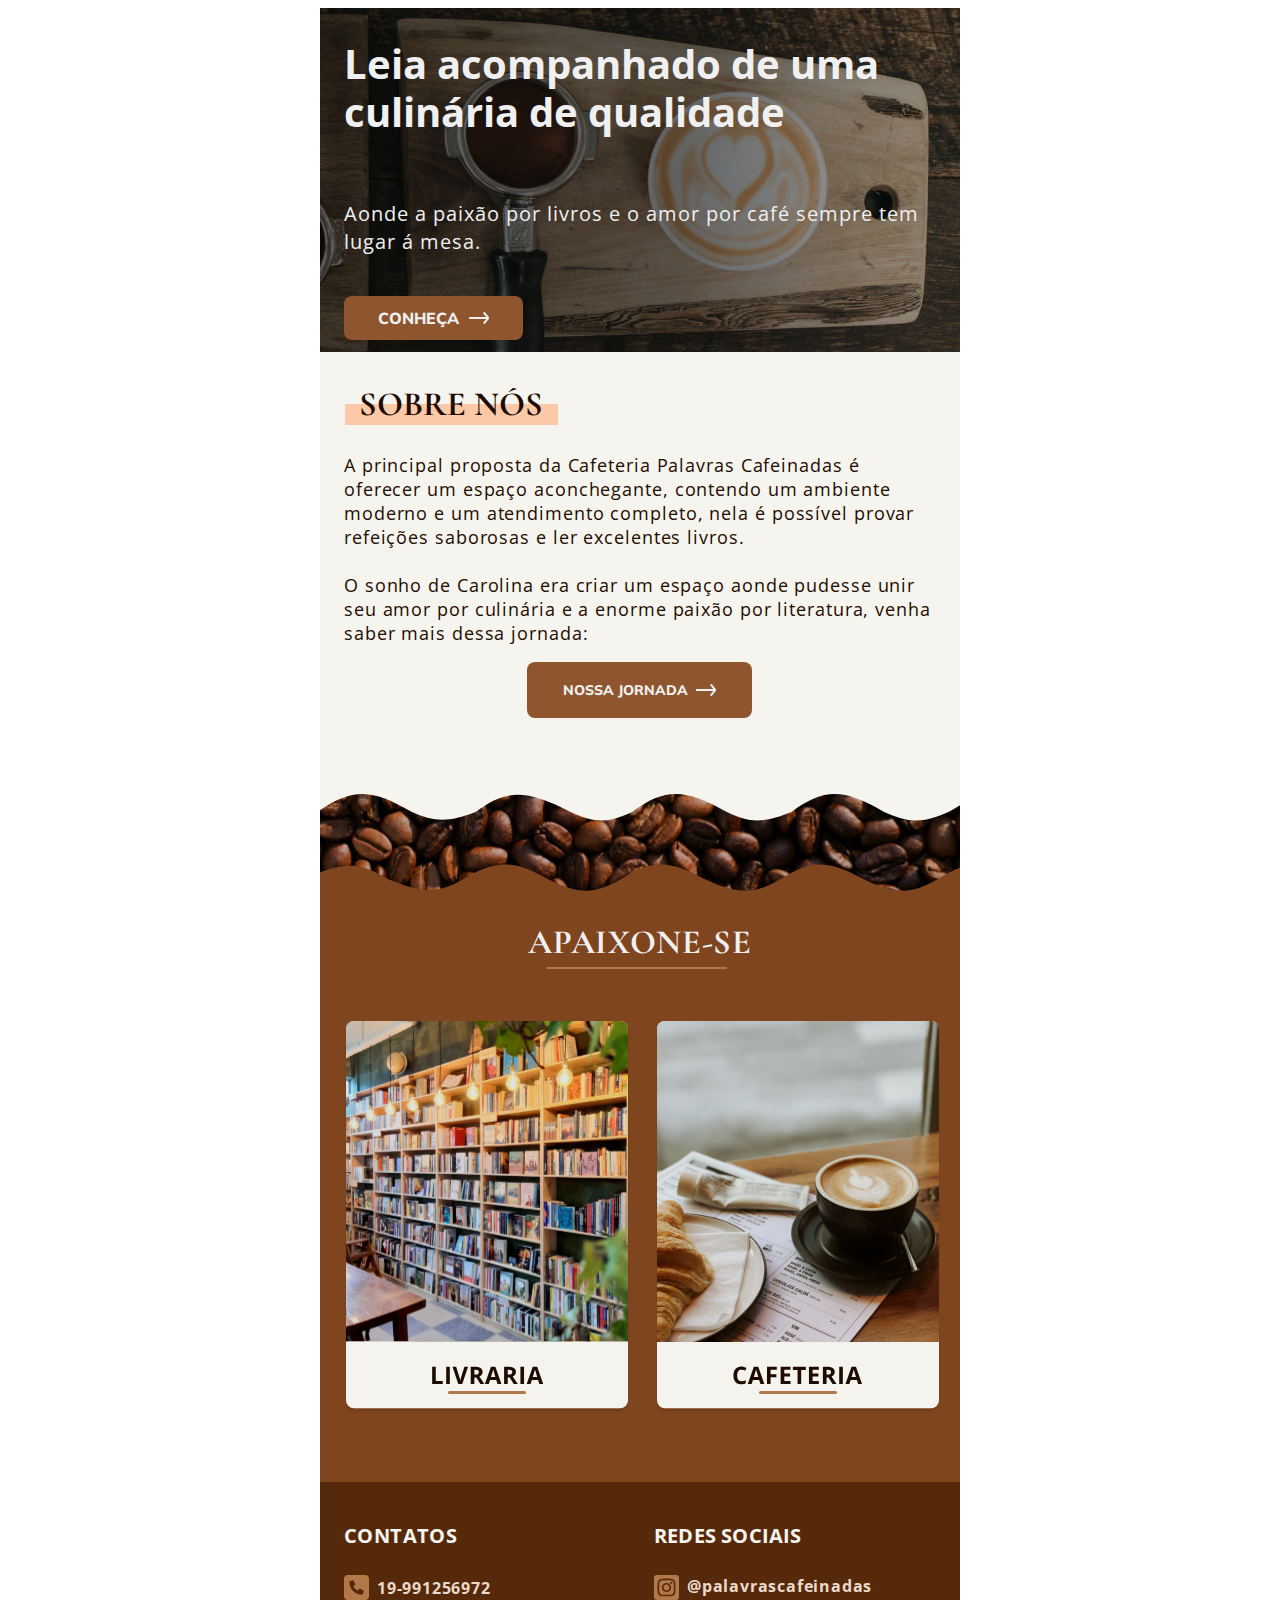
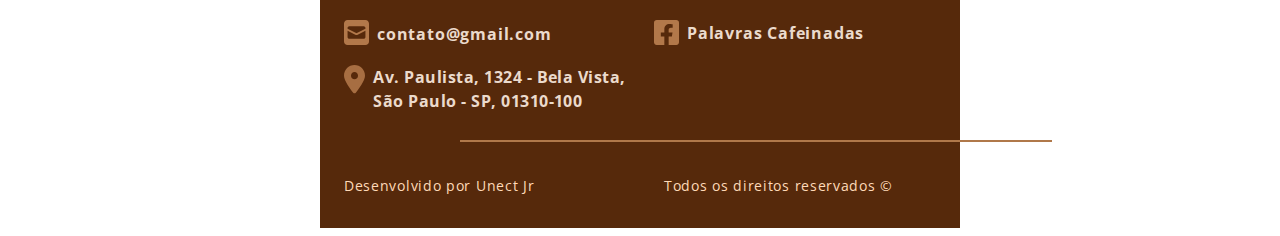
<file: mobile.html>
<!DOCTYPE html>
<html lang="pt-br">
  <head>
    <meta charset="UTF-8" />
    <meta http-equiv="X-UA-Compatible" content="IE=edge" />
    <meta name="viewport" content="width=device-width, initial-scale=1.0" />
    <title>Palavras cafeinadas</title>

    <link rel="stylesheet" href="style.css" />
    <link rel="shortcut icon" href="assets/favicon.ico" type="image/x-icon"/>
    <link
      rel="stylesheet"
      href="https://fonts.googleapis.com/css?family=Cormorant Garamond|Open Sans|Mulish"
    />
  </head>

  <body>
    <header>
      
    </header>

    <main>
      <section class="primeira">
        <div class="conheca">
          <h1>Leia acompanhado de uma culinária de qualidade</h1>
          <p>
            Aonde a paixão por livros e o amor por café sempre tem lugar á mesa.
          </p>
          <a href="">
            conheça
            <img src="assets/seta.png" alt="" />
          </a>
        </div>
      </section>

      <section class="segunda">
        <div class="nossa_jornada">
          <h2>sobre nós</h2>

          <p>
            A principal proposta da Cafeteria Palavras Cafeinadas é oferecer um
            espaço aconchegante, contendo um ambiente moderno e um atendimento
            completo, nela é possível provar refeições saborosas e ler
            excelentes livros.
          </p>

          <p>
            O sonho de Carolina era criar um espaço aonde pudesse unir seu amor
            por culinária e a enorme paixão por literatura, venha saber mais
            dessa jornada:
          </p>

          <a href="SobreNosMob.html">
            nossa jornada
            <img src="assets/seta.png" alt="" />
          </a>
        </div>
      </section>

      <img class="cafe_onda" src="assets/Cafe_onda.svg" alt="" />

      <section class="terceira">
        <div class="apaixona">
          <h2>apaixone-se</h2>
          <a href="">
            <img class="livraria" src="assets/Livraria.svg" alt="livraria" />
          </a>

          <a href="">
            <img class="cafeteria" src="assets/Cafeteria.svg" alt="" />
          </a>
        </div>
      </section>

      <section class="quarta">
        <div class="footer">
          <div class="contatos">
            <h4>contatos</h4>
            <div class="telefone">
              <img src="assets/icon_telefone.svg" alt="" />
              <p>19-991256972</p>
            </div>

            <div class="email">
              <img src="assets/icon_email.svg" alt="" />
              <p>contato@gmail.com</p>
            </div>

            <div class="localizacao">
              <img src="assets/icon_localizacao.svg" alt="" />
              <p>Av. Paulista, 1324 - Bela Vista, São Paulo - SP, 01310-100</p>
            </div>
          </div>

          <div class="redes_sociais">
            <h4>redes sociais</h4>
            <div class="insta">
              <img src="assets/icon_instagram.svg" alt="" />
              <p>@palavrascafeinadas</p>
            </div>
            <div class="facebook">
              <img src="assets/icon_facebook.svg" alt="" />
              <p>Palavras Cafeinadas</p>
            </div>
          </div>
          <p>Desenvolvido por Unect Jr</p>
          <p>Todos os direitos reservados ©</p>
        </div>
      </section>
    </main>
  </body>
</html>
</file>
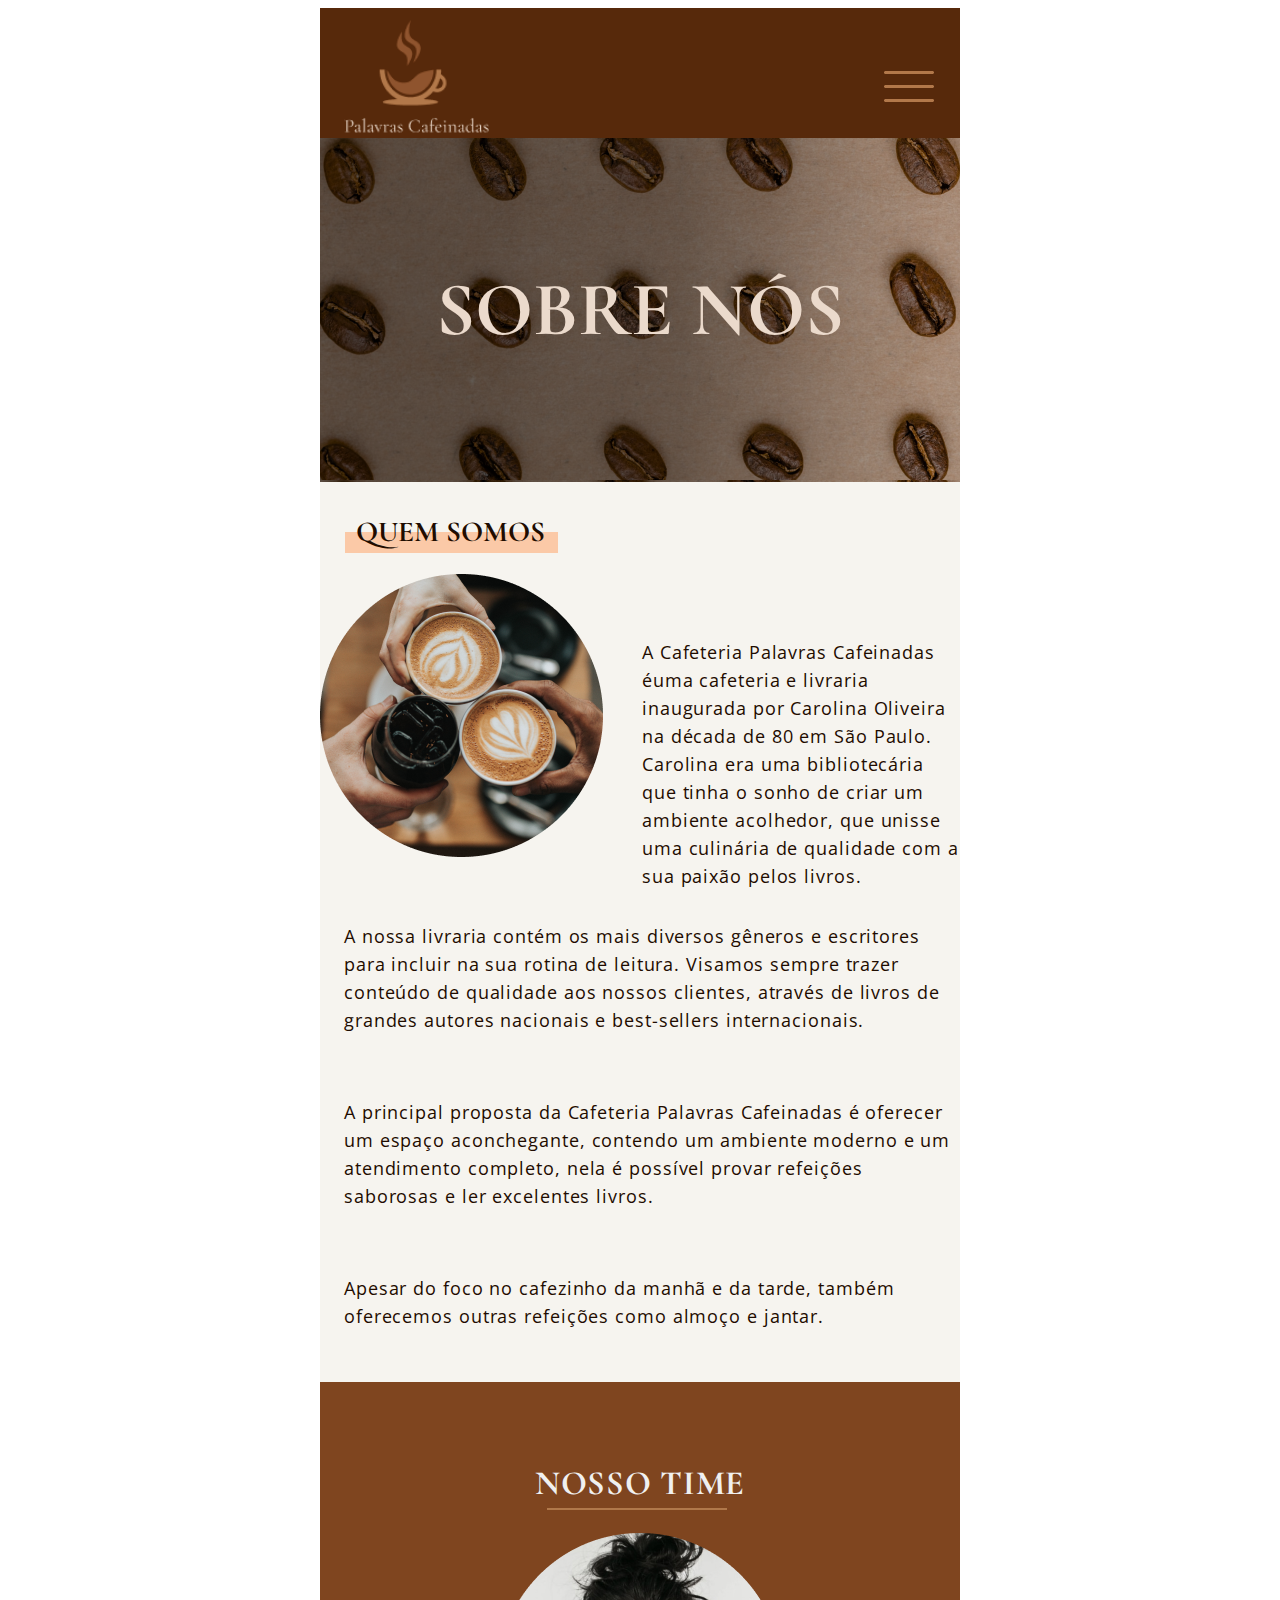
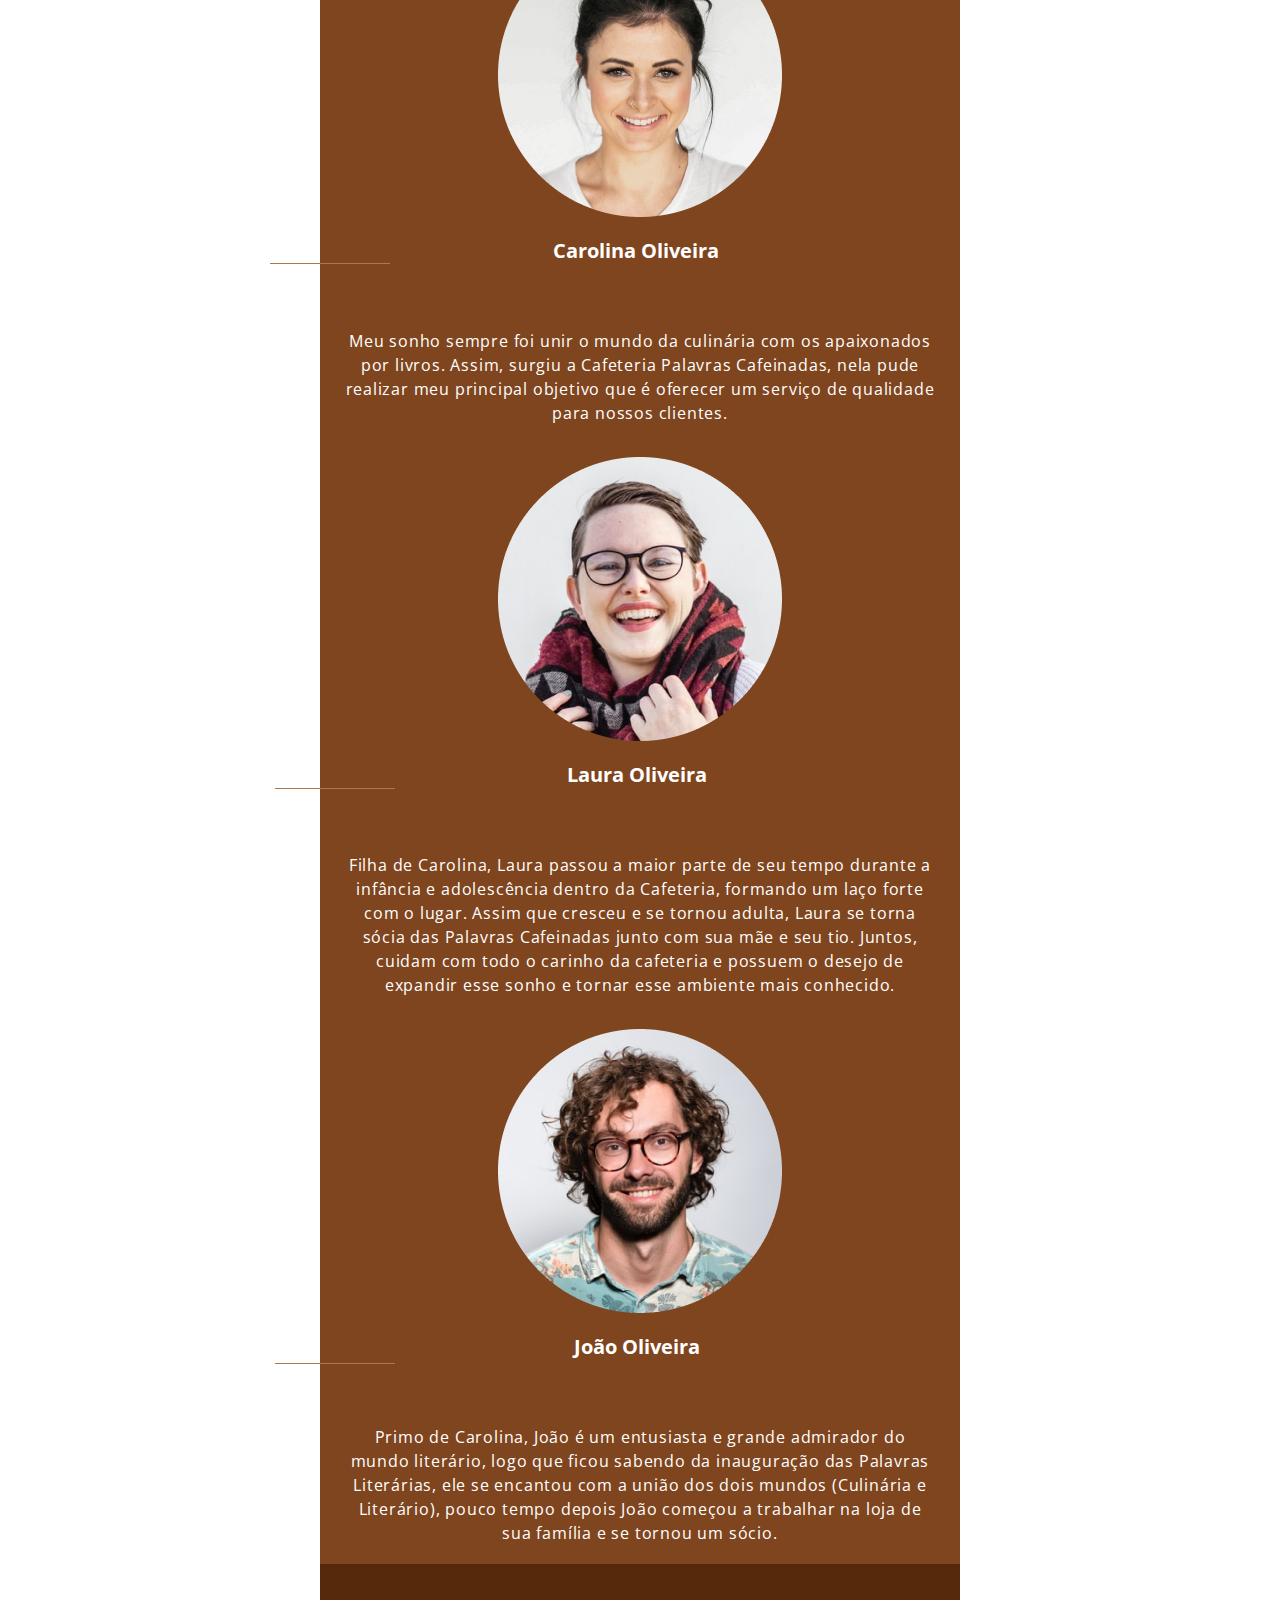
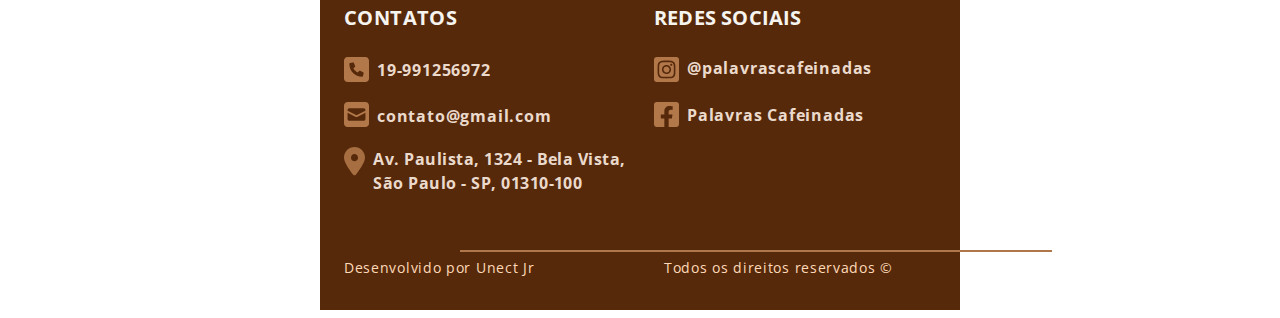
<file: SobreNosMob.html>
<!DOCTYPE html>
<html lang="pt-br">
  <head>
    <meta charset="UTF-8" />
    <meta http-equiv="X-UA-Compatible" content="IE=edge" />
    <meta name="viewport" content="width=device-width, initial-scale=1.0" />
    <title>Palavras cafeinadas</title>

    <link rel="stylesheet" href="style.css" />
    <link rel="shortcut icon" href="assets/favicon.ico" type="image/x-icon"/>
    <link
      rel="stylesheet"
      href="https://fonts.googleapis.com/css?family=Cormorant Garamond|Open Sans|Mulish"
    />
  </head>

  <body>
    <header class="header">
      <img src="assets/logo.png" alt="">
      <section class="menuimg">
        <!--<selection class="menu">
          <ul>-->
            <a href="">
              <img src="assets/Menu.png" alt="">
              <!--<ul>
                <li><a href="">SOBRE NÓS</a></li>
                <li><a href="">SERVIÇOS</a></li>
                <li><a href="">CONTATOS</a></li>
              </ul>-->
            </a>
          </ul>
        </selection>
      </section>
    </header>

    <main>
      <section class="bannersobrenos">
        
          <h1>SOBRE NÓS</h1>
      
      </section>

      <section class="segunda2">
          <h2>QUem somos</h2>
          
          <section class="segunda2div">
            <img  src="assets/CafeCirculoMob.png" alt="">
              <p>
                A Cafeteria Palavras Cafeinadas éuma cafeteria e livraria inaugurada
                 por Carolina Oliveira na década de 80 em São Paulo. Carolina era uma
                  bibliotecária que tinha o sonho de criar um ambiente acolhedor, que
                   unisse uma culinária de qualidade com a sua paixão pelos livros.
              </p>
            
          </section>
          
          <p>
          A nossa livraria contém os mais diversos gêneros e escritores para incluir
           na sua rotina de leitura. Visamos sempre trazer conteúdo de qualidade aos
            nossos clientes, através de livros de grandes autores nacionais e
             best-sellers internacionais.
        </p>
        <p>
          A principal proposta da Cafeteria Palavras Cafeinadas é oferecer um espaço
           aconchegante, contendo um ambiente moderno e um atendimento completo, nela
            é possível provar refeições saborosas e ler excelentes livros.
        </p>
        <p>
          Apesar do foco no cafezinho da manhã e da tarde, também oferecemos outras
          refeições como almoço e jantar.
        </p>

      </section>

      <section class="terceirasb">
        <div class="apaixona">
          <h2>NOSSO TIME</h2>
          <img src="assets/Foto_time_1.png" alt="">
          <h3>Carolina Oliveira</h3>
        </div>
        <p>Meu sonho sempre foi unir o mundo da culinária com os apaixonados por livros.
         Assim, surgiu a Cafeteria Palavras Cafeinadas, nela pude realizar meu principal
          objetivo que é oferecer um serviço de qualidade para nossos clientes.
      </p>
      <img src="assets/foto_time_2.png" alt="">
      <section class="terceirasb2">
        <h3>Laura Oliveira</h3>
      </section>
      <p>
        Filha de Carolina, Laura passou a maior parte de seu tempo durante a infância e 
        adolescência dentro da Cafeteria, formando um laço forte com o lugar. Assim que 
        cresceu e se tornou adulta, Laura se torna sócia das Palavras Cafeinadas junto 
        com sua mãe e seu tio. Juntos, cuidam com todo o carinho da cafeteria e possuem 
        o desejo de expandir esse sonho e tornar esse ambiente mais conhecido.
      </p>
      <img src="assets/Foto_time_3.png" alt="">
      <section class="terceirasb3">
      <h3>João Oliveira</h3>
      </section>
        <p>
          Primo de Carolina, João é um entusiasta e grande admirador do mundo literário,
          logo que ficou sabendo da inauguração das Palavras Literárias, ele se encantou
          com a união dos dois mundos (Culinária e Literário), pouco tempo depois João
          começou a trabalhar na loja de sua família e se tornou um sócio.
        </p>
      </section>
      
      <section class="quarta">
        <div class="footer">
          <div class="contatossb">
            <h4>contatos</h4>
            <div class="telefone">
              <img src="assets/icon_telefone.svg" alt="" />
              <p>19-991256972</p>
            </div>

            <div class="email">
              <img src="assets/icon_email.svg" alt="" />
              <p>contato@gmail.com</p>
            </div>

            <div class="localizacao">
              <img src="assets/icon_localizacao.svg" alt="" />
              <p>Av. Paulista, 1324 - Bela Vista, São Paulo - SP, 01310-100</p>
            </div>
          </div>

          <div class="redes_sociais">
            <h4>redes sociais</h4>
            <div class="insta">
              <img src="assets/icon_instagram.svg" alt="" />
              <p>@palavrascafeinadas</p>
            </div>
            <div class="facebook">
              <img src="assets/icon_facebook.svg" alt="" />
              <p>Palavras Cafeinadas</p>
            </div>
          </div>
          <p>Desenvolvido por Unect Jr</p>
          <p>Todos os direitos reservados ©</p>
        </div>
      </section>

    </main>
  </body>
</html>
</file>
<file: style.css>
* {
  box-sizing: border-box;
}
:root {
  --primary-color: hsla(0, 0%, 94%, 1);
  --second-color: hsla(24, 51%, 37%, 1);
  --third-color: hsla(23, 100%, 6%, 1);
  --fouth-color: hsla(0, 0%, 0%, 1);
  --fifth-color: hsla(45, 29%, 95%, 1);
  font-size: 62.5%; /*1rem = 10px*/
}

main {
  width: 64rem;
  margin-right: auto;
  margin-left: auto;

  display: flex;
  flex-wrap: wrap;

  background: hsla(45, 29%, 95%, 1);
}

body {
  text-align: left;
}

.primeira {
  width: 100%;
  flex: 1 100%;

  background: radial-gradient(
      80.87% 481.72% at 15.17% 35.76%,
      rgba(0, 0, 0, 0.6) 0%,
      rgba(0, 0, 0, 0.54) 51.88%,
      rgba(0, 0, 0, 0.24) 100%
    ),
    url(assets/imagem_banner.png);
  width: 64rem;
  height: 34.4rem;
}

.primeira h1 {
  font-size: 4rem;
  font-style: normal;
  font-family: 'Open Sans';
  color: var(--primary-color);
  line-height: 120%;

  width: 56.9rem;
  height: 9.6rem;

  margin-top: 3.2rem;
  margin-right: 4.7rem;
  margin-left: 2.4rem;
  margin-bottom: 2rem;
}

.primeira p {
  font-family: 'Open Sans';
  font-style: normal;
  font-weight: 400;
  font-size: 2rem;
  line-height: 140%;

  color: var(--primary-color);

  margin-right: 2.5rem;
  margin-left: 2.4rem;
  margin-bottom: 4rem;
}

.primeira a {
  background-color: var(--second-color);
  border: none;
  border-radius: 0.8rem;

  margin-bottom: 5.6rem;
  margin-right: 43.7rem;
  margin-left: 2.4rem;

  height: 4.4rem;
  width: 17.9rem;

  font-family: 'Mulish';
  color: var(--primary-color);
  font-size: 1.6rem;
  font-weight: 800;

  display: flex;
  align-items: center;
  justify-content: center;
  gap: 1rem;

  text-decoration: none;

  text-transform: uppercase;
}

.segunda {
  width: 100%;
  height: 44.2rem;
  flex: 1 100%;
  z-index: 1;
}

.segunda h2 {
  margin-right: 41.5rem;
  margin-left: 3.6rem;
  margin-top: 3.2rem;

  width: 18.9rem;

  text-transform: uppercase;
  line-height: 124%;
  font-weight: 700;

  font-family: 'Cormorant Garamond';
  font-size: 3.4rem;

  color: var(--third-color);

  text-align: center;

  position: relative;
}

.segunda h2::after {
  content: '';
  display: block;
  width: 21.3rem;
  height: 2.1rem;
  background: hsla(24, 91%, 82%, 1);
  position: absolute;
  top: 2rem;
  z-index: -1;

  left: -1.1rem;
}

.segunda p {
  font-family: 'Open Sans';
  font-size: 1.8rem;
  font-weight: 400;

  line-height: 133%;

  color: var(--third-color);

  margin-right: 2.4rem;
  margin-left: 2.4rem;
  margin-top: 2.4rem;
  margin-bottom: 1.6rem;
}

.segunda a {
  background-color: var(--second-color);
  border: none;
  border-radius: 0.8rem;

  margin-bottom: 3.2rem;
  margin-right: 20.8rem;
  margin-left: 20.7rem;

  height: 5.6rem;
  width: 22.5rem;

  font-family: 'Mulish';
  color: var(--primary-color);
  font-size: 1.4rem;
  font-weight: 800;

  display: flex;
  align-items: center;
  justify-content: center;
  gap: 0.8rem;

  text-decoration: none;
  text-transform: uppercase;
}

.cafe_onda {
  margin-bottom: -5rem;
  z-index: 50;
}

.terceira {
  flex: 1 100%;
  width: 100%;
  height: 64.1rem;

  background: hsla(24, 61%, 31%, 1);
  z-index: 0;
}

.terceira h2 {
  margin-right: 20.9rem;
  margin-left: 20.8rem;
  margin-top: 8.1rem;

  font-family: 'Cormorant Garamond';
  font-weight: 700;
  font-size: 3.4rem;
  line-height: 124%;
  letter-spacing: 0.02em;

  width: 22.4rem;
  height: 4.2rem;

  color: var(--primary-color);

  text-align: center;
  text-transform: uppercase;

  position: relative;
}

.terceira h2::after {
  content: '';
  display: block;
  width: 18rem;
  height: 0.2rem;
  background: hsla(27, 41%, 49%, 1);
  position: absolute;
  top: 4.5rem;
  z-index: -1;

  left: 1.9rem;
}

.terceira .livraria {
  margin-top: 2.9rem;
  margin-right: 2.2rem;
  margin-left: 2.4rem;

  text-decoration: none;
}

.terceira a {
  text-decoration: none;
}

.quarta {
  flex: 1 100%;
  width: 100%;
  height: 34.6rem;

  background-color: hsla(24, 78%, 19%, 1);
  z-index: 0;
}

.footer {
  display: grid;
  grid-template-columns: 1fr 1fr;
  justify-content: left;
}

.contatos h4 {
  font-family: 'Open Sans';
  font-weight: 700;
  font-size: 2rem;
  line-height: 150%;
  letter-spacing: 0.02em;

  color: hsla(45, 29%, 95%, 1);
  text-transform: uppercase;

  margin-top: 3.9rem;
  margin-left: 2.4rem;
  margin-bottom: 0rem;
}

.telefone {
  display: flex;
  flex-wrap: wrap;
  flex: 1 100%;

  margin-top: 2.4rem;
  margin-left: 2.4rem;
}

.telefone img {
  width: 2.5rem;
  height: 2.5rem;
}

.telefone p {
  font-family: 'Open Sans';
  font-weight: 700;
  font-size: 1.6rem;
  line-height: 2.2rem;

  margin-left: 0.8rem;
  margin-top: 0rem;
  margin-bottom: 0rem;

  display: flex;
  align-self: center;

  color: hsla(27, 44%, 86%, 1);
}

.email {
  display: flex;
  flex-wrap: wrap;
  flex: 1 100%;

  margin-top: 2rem;
  margin-left: 2.4rem;
}

.email img {
  width: 2.5rem;
  height: 2.5rem;
  display: flex;
  align-self: baseline;
}

.email p {
  font-family: 'Open Sans';
  font-weight: 700;
  font-size: 1.6rem;
  line-height: 2.2rem;

  margin-left: 0.8rem;
  margin-top: 0rem;
  margin-bottom: 0rem;

  color: hsla(27, 44%, 86%, 1);

  display: flex;
  align-self: end;
}

.localizacao {
  display: flex;
  flex: 1 100%;
  margin-left: 2.4rem;

  margin-top: 2rem;
}

.localizacao img {
  width: 2.2rem;
  height: 2.926rem;
  display: flex;
  align-self: flex-start;
}

.localizacao p {
  font-family: 'Open Sans';
  font-weight: 700;
  font-size: 1.6rem;
  line-height: 150%;
  letter-spacing: 0.03em;

  margin-left: 0.8rem;
  margin-bottom: 0rem;
  margin-top: 0rem;

  color: hsla(27, 44%, 86%, 1);

  display: flex;
  align-self: baseline;
}

.redes_sociais h4 {
  font-family: 'Open Sans';
  font-weight: 700;
  font-size: 2rem;
  line-height: 150%;
  letter-spacing: 0.02rem;

  color: hsla(45, 29%, 95%, 1);
  text-transform: uppercase;

  margin-top: 3.9rem;
  margin-right: 15.8rem;
  margin-left: 1.4rem;
  margin-bottom: 2.4rem;
}

.insta {
  display: flex;
  flex-wrap: wrap;
  flex: 1 100%;
  margin-left: 1.4rem;
  margin-bottom: 2rem;
}

.insta img {
  width: 2.5rem;
  height: 2.5rem;
}

.insta p {
  font-family: 'Open Sans';
  font-weight: 700;
  font-size: 1.6rem;
  line-height: 2.2rem;

  margin-left: 0.8rem;
  margin-top: 0rem;
  margin-bottom: 0rem;

  color: hsla(27, 44%, 86%, 1);
}

.facebook {
  display: flex;
  flex-wrap: wrap;
  flex: 1 100%;
  margin-left: 1.4rem;
}

.facebook img {
  width: 2.5rem;
  height: 2.5rem;
  display: flex;
  align-self: baseline;
}

.facebook p {
  font-family: 'Open Sans';
  font-weight: 700;
  font-size: 1.6rem;
  line-height: 2.2rem;

  margin-left: 0.8rem;
  margin-top: 0rem;
  margin-bottom: 0rem;

  color: hsla(27, 44%, 86%, 1);

  display: flex;
  align-self: center;
}

.contatos::after {
  content: '';
  display: block;
  width: 59.2rem;
  height: 0.2rem;
  background: hsla(27, 41%, 49%, 1);
  position: absolute;
  top: 174rem;
  z-index: -1;

  left: 46rem;
}

p {
  font-family: 'Open Sans';
  font-weight: 400;
  font-size: 1.4rem;
  line-height: 129%;
  letter-spacing: 0.05em;

  color: hsla(29, 100%, 86%, 1);

  margin-top: 6.4rem;
  margin-bottom: 3.2rem;
  margin-left: 2.4rem;
}

.bannersobrenos {
  width: 100%;
  flex: 1 100%;

  background: radial-gradient(
      80.87% 481.72% at 15.17% 35.76%,
      rgba(0, 0, 0, 0.6) 0%,
      rgba(0, 0, 0, 0.54) 51.88%,
      rgba(0, 0, 0, 0.24) 100%
    ),
    url(assets/graoscafe-mob.png);
  width: 64rem;
  height: 34.4rem;
  
}

.bannersobrenos h1 {
  font-size: 76px;
  font-style: normal;
  font-family: 'Cormorant Garamond';
  color: #EBDACC;
  line-height: 92.04px;
  font-weight: 700;

  margin-right: 116px;
  margin-left: 116px;
  margin-top: 126px;
  margin-bottom: 126px;

  width: 409px;
  height: 92px;
  left: 115px;
  top: 252px;

}

.segunda2  {
  width: 100%;
  height: 900px;
  flex: 1 100%;
  z-index: 1;
  
}

.segunda2 h2 {
  margin-right: 41.5rem;
  margin-left: 3.6rem;
  margin-top: 3.2rem;

  width: 18.9rem;

  text-transform: uppercase;
  line-height: 124%;
  font-weight: 700;

  font-family: 'Cormorant Garamond';
  font-size: 29px;

  color: var(--third-color);

  text-align: centerright;

  position: relative;
}

.segunda2 h2::after {
  content: '';
  display: block;
  width: 21.3rem;
  height: 2.1rem;
  background: hsla(24, 91%, 82%, 1);
  position: absolute;
  top: 1.8rem;
  z-index: -1;

  left: -1.1rem;
}

.segunda2div {
  font-family: 'Open Sans';
  font-size: 18px;
  font-weight: 400;
  line-height: 28px;
  float: right;
  color: var(--third-color);
  
  display: grid;
  grid-template-columns: 298px auto auto;
  
}

.segunda2 img {

  margin-right: 333px;
}

.segunda2 p {
  font-family: 'Open Sans';
  font-size: 18px;
  font-weight: 400;
  line-height: 28px;
  color: var(--third-color);
}

.terceirasb {
  flex: 1 100%;
  width: 100%;
  height: 1782px;

  background: hsla(24, 61%, 31%, 1);
  z-index: 0;
}

.terceirasb h2 {
  margin-right: 20.9rem;
  margin-left: 20.8rem;
  margin-top: 8.1rem;

  font-family: 'Cormorant Garamond';
  font-weight: 700;
  font-size: 3.4rem;
  line-height: 124%;
  letter-spacing: 0.02em;

  width: 22.4rem;
  height: 4.2rem;

  color: var(--primary-color);

  text-align: center;
  text-transform: uppercase;

  position: relative;
}

.terceirasb h2::after {
  content: '';
  display: block;
  width: 18rem;
  height: 0.2rem;
  background: hsla(27, 41%, 49%, 1);
  position: absolute;
  top: 4.5rem;
  z-index: -1;

  left: 1.9rem;
}

.terceirasb img {
  margin-left: 178px;
  display: flex;
}

.terceirasb h3 {
  font-family: 'Open Sans';
  font-weight: 700;
  font-size: 20px;
  line-height: 28px;
  letter-spacing: 0.02;
  color: #FFFFFF;
  margin-left: 233px;
  display: flex;
  text-align: center;
}
.terceirasb h3::after {
  content: '';
  display: block;
  width: 120px;
  height: 1px;
  left: 260px;
  position: absolute;
  color: #B2784A;
  background: hsla(27, 41%, 49%, 1);
  top: 1863px;
  margin-left: 10px;
}

.terceirasb p {
  font-family: 'Open Sans';
  font-weight: 400;
  font-size: 16px;
  line-height: 24px;
  letter-spacing: 0.02;
  color: #FFFFFF;
  margin-left: 233px;
  display: flex;
  margin-right: 24px;
  margin-left: 24px;
  text-align: center;
}

.terceirasb2 h3 {
  margin-left: 247px;
}

.terceirasb2 h3::after {
  content: '';
  display: block;
  width: 120px;
  height: 1px;
  left: 260px;
  position: absolute;
  color: #B2784A;
  background: hsla(27, 41%, 49%, 1);
  top: 2388px;
  margin-left: 15px;
}

.terceirasb3 h3 {
  margin-left: 254px;
}

.terceirasb3 h3::after {
  content: '';
  display: block;
  width: 120px;
  height: 1px;
  left: 260px;
  position: absolute;
  color: #B2784A;
  background: hsla(27, 41%, 49%, 1);
  top: 2963px;
  margin-left: 15px;
}

.contatossb h4 {
  font-family: 'Open Sans';
  font-weight: 700;
  font-size: 2rem;
  line-height: 150%;
  letter-spacing: 0.02em;

  color: hsla(45, 29%, 95%, 1);
  text-transform: uppercase;

  margin-top: 3.9rem;
  margin-left: 2.4rem;
  margin-bottom: 0rem;
}

.contatossb::after {
  content: '';
  display: block;
  width: 59.2rem;
  height: 0.2rem;
  background: hsla(27, 41%, 49%, 1);
  position: absolute;
  top: 345rem;
  z-index: -1;
  left: 46rem;
}

.header {
  background-color: #57290B;
  width: 640px;
  height: 130px;
  display: flex;
  margin: auto;
}

.header img{
  margin-left: 24px;
  display: flex;
  display: inline-block;
  margin-right: 24.98px;
  align-items: center;
  justify-content: center;
  float: left;
  margin-top: 12px;
}

.menuimg{
  display: flex;
  display: inline-block;
  margin-left: auto;
  margin-top: 51px;
  margin-bottom: 51px;
  
}

/*.menu {
  width: 100%;
  height: 418px;
  background-color: #80451F;
  font-family: 'Opens Sans';

}

.menu ul{
  list-style: none;
  position: relative;
}

.menu ul ul{
  position: absolute;
  visibility: hidden;
}

.menu ul li{
  width: 150px;
  float: left;
}

.menu a{
  padding: 15px;
  display: block;
  text-decoration: none;
  text-align: center;
  background-color: #80451F;
  color: #EBDACC;

}

.menu ul li:hover ul{
  visibility: visible;
}
*/


.menu{
  width: 100%;
  height: 100px;
  font-family: 'Cormorant Garamond';
  background-color: #57290B;
  font-weight: 700;
  font-size: 18px;
  line-height: 22px;
  align-items: center;
}

.menu ul{
  list-style: none;
  position: relative;
}

.menu ul li{
  width: 150px;
  float: left;
}

.icon{
  width: auto;
  height: 90px;
  margin-top: 7px;
  
}

.menu a{
  padding: 15px;
  display: inline-block;
  text-decoration: none;
  text-align: center;
  background-color: #57290B;
  color: #EBDACC;
  margin-top: 32px;
  margin-bottom: 32px;
}

.telefoneheader{
  display: inline-block;
  top: 6.25%;
  bottom: 6.25%;
  margin-top: 44.43px;
}

.numero{
  margin-top: -10px;
}
</file>
